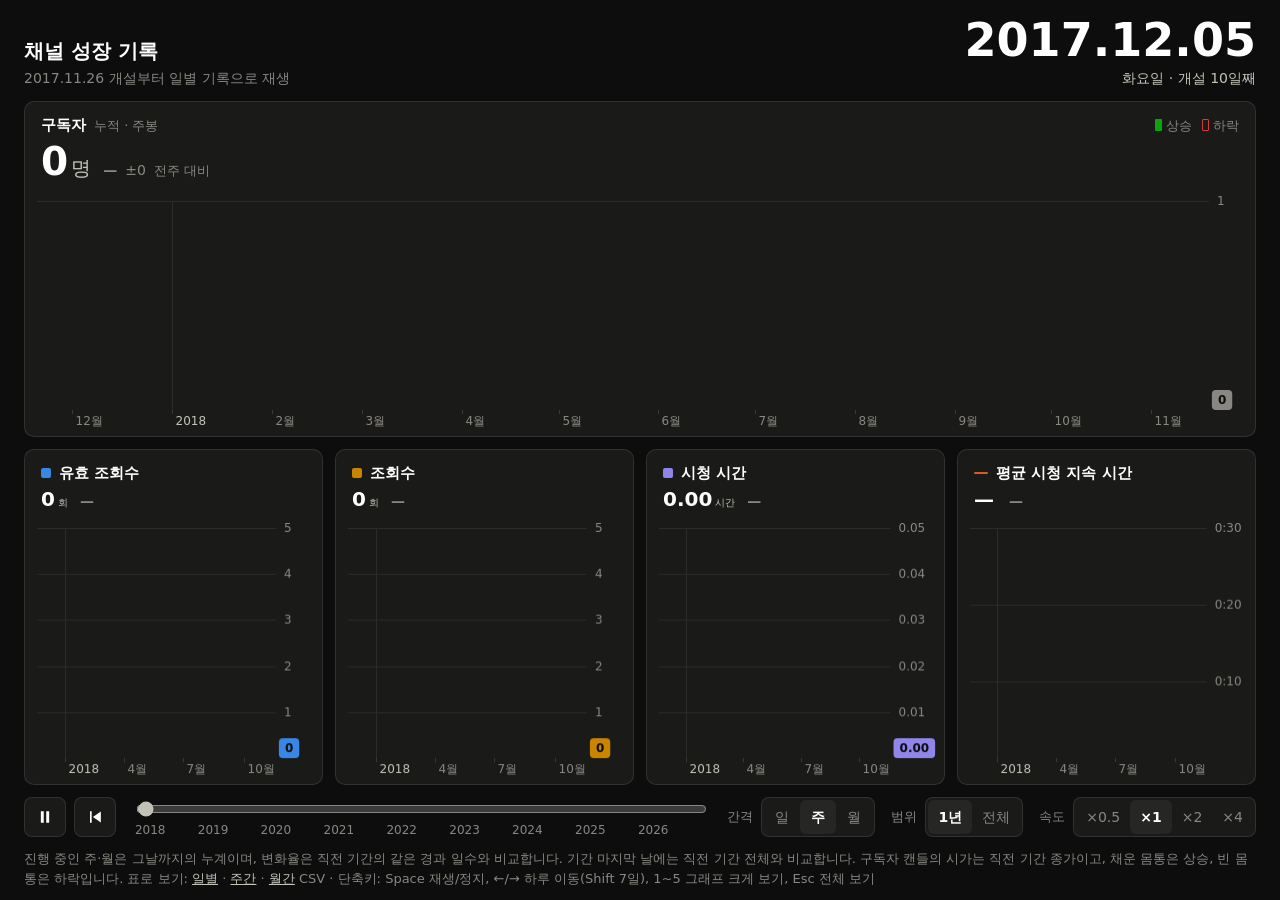
<file: index.html>
<!doctype html>
<html lang="ko">
<head>
  <meta charset="utf-8">
  <meta name="viewport" content="width=device-width, initial-scale=1">
  <title>채널 성장 기록</title>
  <meta name="description" content="2017년 11월 개설 이후 채널의 구독자, 유효 조회수, 조회수, 시청 시간, 평균 시청 지속 시간 변화를 시간 순서대로 재생하는 그래프">
  <link rel="stylesheet" href="css/style.css">
</head>
<body>
  <div class="app">
    <header class="topbar">
      <div class="brand">
        <h1>채널 성장 기록</h1>
        <p>2017.11.26 개설부터 일별 기록으로 재생</p>
      </div>
      <div class="clock">
        <div class="clock-date" id="clockDate">2017.11.26</div>
        <div class="clock-sub"><span id="clockWeekday">일요일</span> · <span id="clockDays">개설 1일째</span></div>
      </div>
    </header>

    <main class="stage" id="stage" aria-label="그래프 5개. 그래프를 누르면 크게 봅니다.">
      <div class="tooltip" id="tooltip" role="status" hidden></div>
    </main>

    <div class="controls" role="group" aria-label="재생 제어">
      <div class="transport">
        <button class="btn btn-icon" id="playBtn" type="button" aria-label="재생">
          <svg class="icon-play" viewBox="0 0 24 24" aria-hidden="true"><path d="M8 5.5v13l10.5-6.5z"/></svg>
          <svg class="icon-pause" viewBox="0 0 24 24" aria-hidden="true"><path d="M7 5h3.5v14H7zM13.5 5H17v14h-3.5z"/></svg>
        </button>
        <button class="btn btn-icon" id="restartBtn" type="button" aria-label="처음부터 재생">
          <svg viewBox="0 0 24 24" aria-hidden="true"><path d="M6 5h2v14H6zM19 5.5v13L9.5 12z"/></svg>
        </button>
      </div>
      <div class="scrub">
        <input type="range" id="scrubber" min="0" max="0" step="1" value="0" aria-label="날짜 이동">
        <div class="scrub-scale" id="scrubScale" aria-hidden="true"></div>
      </div>
      <div class="options">
        <div class="option">
          <span class="option-label" id="intervalLabel">간격</span>
          <div class="seg" role="radiogroup" aria-labelledby="intervalLabel" data-setting="interval">
            <button type="button" role="radio" data-value="day">일</button>
            <button type="button" role="radio" data-value="week">주</button>
            <button type="button" role="radio" data-value="month">월</button>
          </div>
        </div>
        <div class="option">
          <span class="option-label" id="rangeLabel">범위</span>
          <div class="seg" role="radiogroup" aria-labelledby="rangeLabel" data-setting="range">
            <button type="button" role="radio" data-value="year" title="최근 1년만 보여 주고, 재생에 따라 1년 창이 함께 이동">1년</button>
            <button type="button" role="radio" data-value="all" title="개설일부터 지금까지 한 화면에">전체</button>
          </div>
        </div>
        <div class="option">
          <span class="option-label" id="speedLabel">속도</span>
          <div class="seg" role="radiogroup" aria-labelledby="speedLabel" data-setting="speed">
            <button type="button" role="radio" data-value="15" title="초당 15일">×0.5</button>
            <button type="button" role="radio" data-value="30" title="초당 30일">×1</button>
            <button type="button" role="radio" data-value="60" title="초당 60일">×2</button>
            <button type="button" role="radio" data-value="120" title="초당 120일">×4</button>
          </div>
        </div>
      </div>
    </div>

    <p class="footnote">
      진행 중인 주·월은 그날까지의 누계이며, 변화율은 직전 기간의 같은 경과 일수와 비교합니다. 기간 마지막 날에는 직전 기간 전체와 비교합니다.
      구독자 캔들의 시가는 직전 기간 종가이고, 채운 몸통은 상승, 빈 몸통은 하락입니다.
      표로 보기: <a href="채널데이터_전체기간_병합.csv">일별</a> · <a href="채널데이터_주간집계.csv">주간</a> · <a href="채널데이터_월간집계.csv">월간</a> CSV
      <span class="shortcuts">· 단축키: Space 재생/정지, ←/→ 하루 이동(Shift 7일), 1~5 그래프 크게 보기, Esc 전체 보기</span>
    </p>
  </div>

  <template id="panelTemplate">
    <section class="panel" tabindex="0" role="button" aria-pressed="false">
      <div class="panel-head">
        <div class="panel-title">
          <span class="panel-key" aria-hidden="true"></span>
          <h2 data-ref="title"></h2>
          <span class="panel-sub" data-ref="sub"></span>
          <span class="panel-aside">
            <span class="candle-key" data-ref="legend" hidden><i class="key-up"></i>상승<i class="key-down"></i>하락</span>
            <span class="panel-hint" aria-hidden="true">눌러서 전체 보기</span>
          </span>
        </div>
        <div class="panel-figures">
          <span class="panel-value"><span data-ref="value"></span><span class="panel-unit" data-ref="unit"></span></span>
          <span class="delta" data-ref="delta">
            <span data-ref="rate"></span>
            <span class="delta-change" data-ref="change"></span>
            <span class="delta-basis" data-ref="basis"></span>
          </span>
        </div>
      </div>
      <div class="plot"><canvas aria-hidden="true"></canvas></div>
    </section>
  </template>

  <script src="js/channel-data.js"></script>
  <script src="js/model.js"></script>
  <script src="js/chart.js"></script>
  <script src="js/app.js"></script>
</body>
</html>
</file>
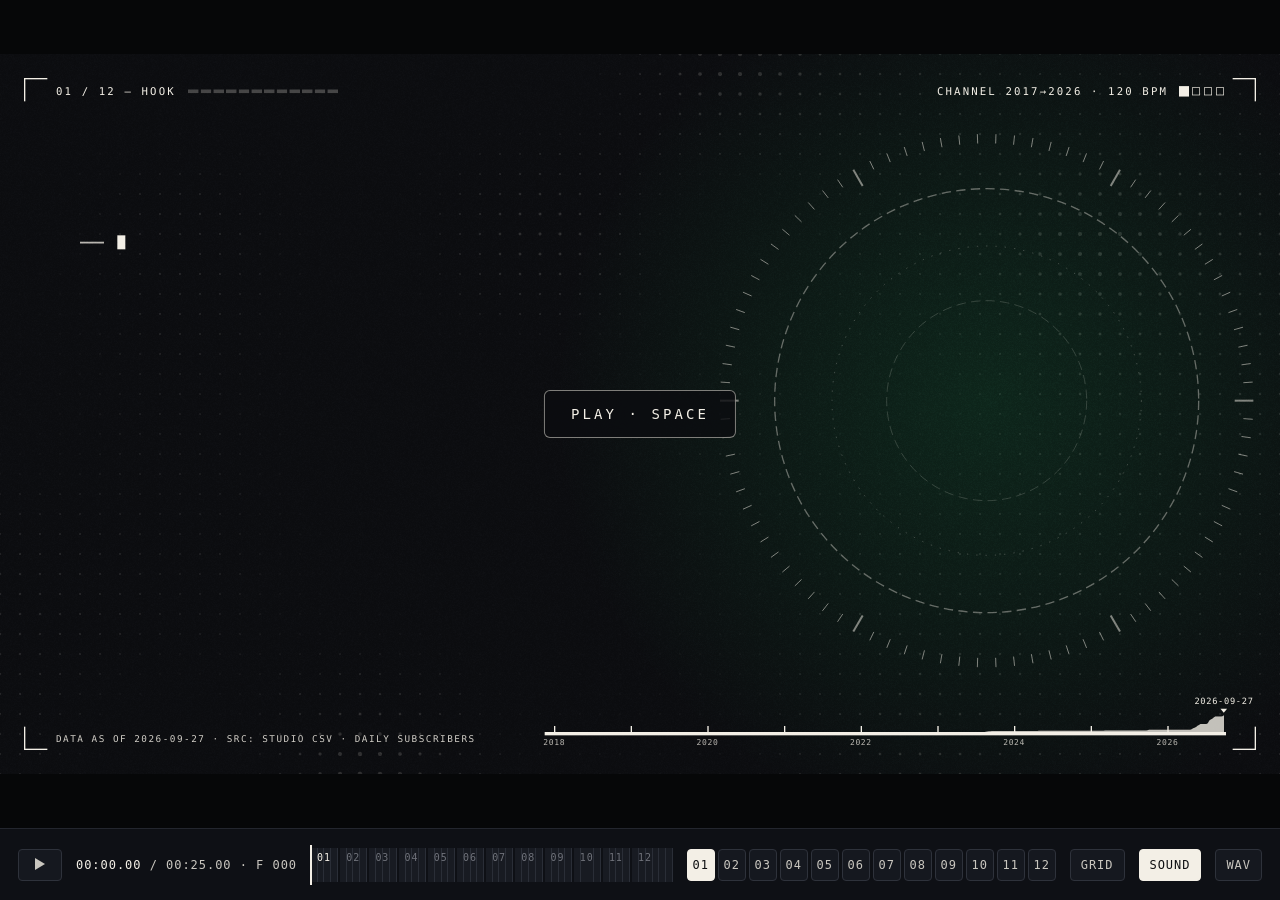
<file: youtube-growth-motion/index.html>
<!doctype html>
<html lang="ko">
<head>
  <meta charset="utf-8">
  <meta name="viewport" content="width=device-width, initial-scale=1">
  <title>채널 성장 기록 2017—2026 · Motion Graphic</title>
  <meta name="description" content="25초, 120 BPM 데이터 모션그래픽. 유튜브 채널의 2017-11-26 개설부터 2026-09-27까지 구독자·조회수·시청 시간 기록 기반.">
  <link rel="icon" href="data:,">
  <link rel="stylesheet" href="css/tokens.css">
  <link rel="stylesheet" href="css/stage.css">
  <link rel="stylesheet" href="css/hud.css">
  <link rel="stylesheet" href="css/scenes.css">
  <link rel="stylesheet" href="css/controls.css">
</head>
<body>
  <main id="viewport" aria-label="채널 성장 기록 2017—2026 모션그래픽">
    <div id="stage">
      <canvas id="field" width="1920" height="1080"></canvas>
      <div id="scenes"></div>
      <div id="transition-layer"></div>
      <div id="grain"></div>
      <div id="hud"></div>
      <div id="beatgrid" hidden></div>
    </div>
  </main>

  <div id="controls" role="toolbar" aria-label="Player controls"></div>

  <script defer src="js/core/util.js"></script>
  <script defer src="js/core/timeline.js"></script>
  <script defer src="js/data.js"></script>
  <script defer src="js/ui/components.js"></script>
  <script defer src="js/fx/textures.js"></script>
  <script defer src="js/hud.js"></script>
  <script defer src="js/scenes/01-hook.js"></script>
  <script defer src="js/scenes/02-seed.js"></script>
  <script defer src="js/scenes/03-flatline.js"></script>
  <script defer src="js/scenes/04-burst.js"></script>
  <script defer src="js/scenes/05-watch.js"></script>
  <script defer src="js/scenes/06-stack.js"></script>
  <script defer src="js/scenes/07-spike.js"></script>
  <script defer src="js/scenes/08-candles.js"></script>
  <script defer src="js/scenes/09-race.js"></script>
  <script defer src="js/scenes/10-best.js"></script>
  <script defer src="js/scenes/11-montage.js"></script>
  <script defer src="js/scenes/12-endcard.js"></script>
  <script defer src="js/transitions.js"></script>
  <script defer src="js/engine.js"></script>
  <script defer src="js/audio.js"></script>
  <script defer src="js/controls.js"></script>
  <script defer src="js/main.js"></script>
</body>
</html>
</file>
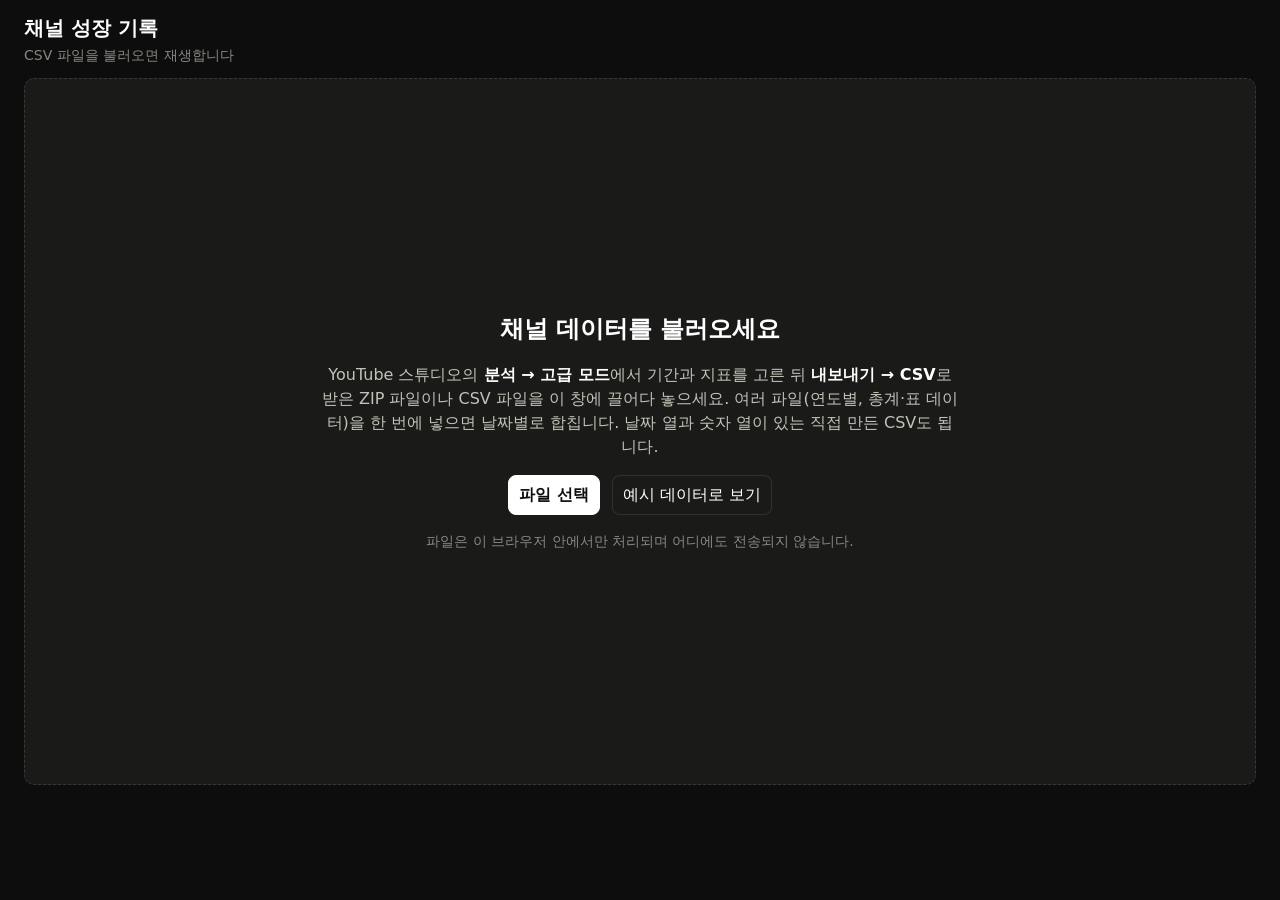
<file: youtube-growth-template/index.html>
<!doctype html>
<html lang="ko">
<head>
  <meta charset="utf-8">
  <meta name="viewport" content="width=device-width, initial-scale=1">
  <title>채널 성장 기록</title>
  <meta name="description" content="YouTube 스튜디오에서 내보낸 CSV를 넣으면 구독자, 조회수, 시청 시간 등 채널 지표의 변화를 시간 순서대로 재생하는 그래프">
  <link rel="icon" href="data:,">
  <link rel="stylesheet" href="css/style.css">
</head>
<body>
  <div class="app is-empty">
    <header class="topbar">
      <div class="brand">
        <h1 id="appTitle">채널 성장 기록</h1>
        <p><span id="appSub">CSV 파일을 불러오면 재생합니다</span>
          <button class="link-btn" id="dataBtn" type="button" hidden>데이터 설정</button></p>
      </div>
      <div class="clock" id="clock">
        <div class="clock-date" id="clockDate"></div>
        <div class="clock-sub"><span id="clockWeekday"></span> · <span id="clockDays"></span></div>
      </div>
    </header>

    <main class="stage" id="stage" aria-label="그래프. 그래프를 누르면 크게 봅니다.">
      <section class="landing" id="landing">
        <h2>채널 데이터를 불러오세요</h2>
        <p>YouTube 스튜디오의 <strong>분석 → 고급 모드</strong>에서 기간과 지표를 고른 뒤 <strong>내보내기 → CSV</strong>로 받은 ZIP 파일이나 CSV 파일을 이 창에 끌어다 놓으세요.
          여러 파일(연도별, 총계·표 데이터)을 한 번에 넣으면 날짜별로 합칩니다. 날짜 열과 숫자 열이 있는 직접 만든 CSV도 됩니다.</p>
        <div class="landing-actions">
          <button class="btn btn-primary" type="button" data-pick="replace">파일 선택</button>
          <button class="btn" type="button" id="sampleBtn">예시 데이터로 보기</button>
        </div>
        <p class="landing-note" id="landingNote">파일은 이 브라우저 안에서만 처리되며 어디에도 전송되지 않습니다.</p>
        <p class="landing-error" id="landingError" role="alert" hidden></p>
      </section>
      <div class="tooltip" id="tooltip" role="status" hidden></div>
    </main>

    <div class="controls" role="group" aria-label="재생 제어">
      <div class="transport">
        <button class="btn btn-icon" id="playBtn" type="button" aria-label="재생">
          <svg class="icon-play" viewBox="0 0 24 24" aria-hidden="true"><path d="M8 5.5v13l10.5-6.5z"/></svg>
          <svg class="icon-pause" viewBox="0 0 24 24" aria-hidden="true"><path d="M7 5h3.5v14H7zM13.5 5H17v14h-3.5z"/></svg>
        </button>
        <button class="btn btn-icon" id="restartBtn" type="button" aria-label="처음부터 재생">
          <svg viewBox="0 0 24 24" aria-hidden="true"><path d="M6 5h2v14H6zM19 5.5v13L9.5 12z"/></svg>
        </button>
      </div>
      <div class="scrub">
        <input type="range" id="scrubber" min="0" max="0" step="1" value="0" aria-label="날짜 이동">
        <div class="scrub-scale" id="scrubScale" aria-hidden="true"></div>
      </div>
      <div class="options">
        <div class="option">
          <span class="option-label" id="intervalLabel">간격</span>
          <div class="seg" role="radiogroup" aria-labelledby="intervalLabel" data-setting="interval">
            <button type="button" role="radio" data-value="day">일</button>
            <button type="button" role="radio" data-value="week">주</button>
            <button type="button" role="radio" data-value="month">월</button>
          </div>
        </div>
        <div class="option">
          <span class="option-label" id="rangeLabel">범위</span>
          <div class="seg" role="radiogroup" aria-labelledby="rangeLabel" data-setting="range">
            <button type="button" role="radio" data-value="year" title="최근 1년만 보여 주고, 재생에 따라 1년 창이 함께 이동">1년</button>
            <button type="button" role="radio" data-value="all" title="처음부터 지금까지 한 화면에">전체</button>
          </div>
        </div>
        <div class="option">
          <span class="option-label" id="speedLabel">속도</span>
          <div class="seg" role="radiogroup" aria-labelledby="speedLabel" data-setting="speed">
            <button type="button" role="radio" data-value="15" title="초당 15일">×0.5</button>
            <button type="button" role="radio" data-value="30" title="초당 30일">×1</button>
            <button type="button" role="radio" data-value="60" title="초당 60일">×2</button>
            <button type="button" role="radio" data-value="120" title="초당 120일">×4</button>
          </div>
        </div>
      </div>
    </div>

    <p class="footnote">
      캔들은 값을 날마다 누적한 시가·고가·저가·종가이며, 채운 몸통은 상승, 빈 몸통은 하락입니다. 막대는 기간 합계, 선은 기간 평균입니다.
      진행 중인 주·월의 변화율은 직전 기간의 같은 경과 일수와, 기간 마지막 날에는 직전 기간 전체와 비교합니다.
      <span class="shortcuts">· 단축키: Space 재생/정지, ←/→ 하루 이동(Shift 7일), 1~9 그래프 크게 보기, Esc 전체 보기</span>
    </p>
  </div>

  <dialog class="dialog" id="dataDialog" aria-labelledby="dataDialogTitle">
    <form method="dialog" class="dialog-body">
      <div class="dialog-head">
        <h2 id="dataDialogTitle">데이터 설정</h2>
        <button class="btn" value="close">닫기</button>
      </div>
      <label class="field">
        <span>채널 이름</span>
        <input type="text" id="channelName" maxlength="40" autocomplete="off" placeholder="비워 두면 '채널 성장 기록'">
      </label>
      <section class="dialog-section">
        <h3>불러온 파일</h3>
        <p class="muted" id="fileSummary"></p>
        <ul class="warn-list" id="warnList"></ul>
        <div class="row">
          <button type="button" class="btn" data-pick="replace">다른 파일로 바꾸기</button>
          <button type="button" class="btn" data-pick="append">파일 추가</button>
        </div>
      </section>
      <section class="dialog-section">
        <h3>그래프 <span class="muted" id="metricCount"></span></h3>
        <div class="metric-list" id="metricList"></div>
        <p class="muted small">캔들(누적)은 날마다 더한 누적값의 흐름, 막대(합계)는 기간 합계, 선(평균)은 기간 평균입니다.
          시작값은 데이터 첫날 이전까지의 누적 값입니다(예: 채널 개설일부터 내보냈다면 0).</p>
      </section>
    </form>
  </dialog>

  <div class="drop-overlay" id="dropOverlay" hidden><p>여기에 놓으면 불러옵니다</p></div>
  <div class="toast" id="toast" role="status" aria-live="polite" hidden></div>
  <input type="file" id="fileInput" accept=".csv,.zip,.tsv,.txt,text/csv,application/zip" multiple hidden>

  <template id="panelTemplate">
    <section class="panel" tabindex="0" role="button" aria-pressed="false">
      <div class="panel-head">
        <div class="panel-title">
          <span class="panel-key" aria-hidden="true"></span>
          <h2 data-ref="title"></h2>
          <span class="panel-sub" data-ref="sub"></span>
          <span class="panel-aside">
            <span class="candle-key" data-ref="legend" hidden><i class="key-up"></i>상승<i class="key-down"></i>하락</span>
            <span class="panel-hint" aria-hidden="true">눌러서 전체 보기</span>
          </span>
        </div>
        <div class="panel-figures">
          <span class="panel-value"><span data-ref="value"></span><span class="panel-unit" data-ref="unit"></span></span>
          <span class="delta" data-ref="delta">
            <span data-ref="rate"></span>
            <span class="delta-change" data-ref="change"></span>
            <span class="delta-basis" data-ref="basis"></span>
          </span>
        </div>
      </div>
      <div class="plot"><canvas aria-hidden="true"></canvas></div>
    </section>
  </template>

  <script src="config.js"></script>
  <script src="js/ingest.js"></script>
  <script src="js/model.js"></script>
  <script src="js/chart.js"></script>
  <script src="js/app.js"></script>
</body>
</html>
</file>
<file: css/style.css>
:root {
  color-scheme: dark;
  --font: "Pretendard Variable", Pretendard, -apple-system, BlinkMacSystemFont, "Apple SD Gothic Neo",
    "Malgun Gothic", "Segoe UI", system-ui, sans-serif;

  --page: #0d0d0d;
  --surface: #1a1a19;
  --surface-2: #262625;
  --ink: #ffffff;
  --ink-2: #c3c2b7;
  --muted: #898781;
  --grid: #2c2c2a;
  --axis: #383835;
  --border: rgba(255, 255, 255, 0.1);
  --hover: rgba(255, 255, 255, 0.06);

  /* 상승·하락 (캔들과 변화율) */
  --up: #0ca30c;
  --down: #d03b3b;
  --down-text: #ee6b6b;
  --flat: #898781;

  /* 지표별 색: 검증기 통과 순서 */
  --s-valid: #3987e5;
  --s-views: #c98500;
  --s-hours: #9085e9;
  --s-avg: #d95926;

  --ease: cubic-bezier(0.16, 1, 0.3, 1);
  --move: 420ms;
  --gap: 12px;
}

*,
*::before,
*::after {
  box-sizing: border-box;
}

html,
body {
  margin: 0;
}

body {
  background: var(--page);
  color: var(--ink);
  font-family: var(--font);
  font-size: 16px;
  line-height: 1.5;
  -webkit-font-smoothing: antialiased;
}

.app {
  display: grid;
  grid-template-rows: auto minmax(360px, 1fr) auto auto;
  gap: var(--gap);
  height: 100vh;
  height: 100dvh;
  max-width: 2400px;
  margin: 0 auto;
  padding: 16px 24px 12px;
}

/* ---------- 상단: 제목과 현재 날짜 ---------- */
.topbar {
  display: flex;
  align-items: flex-end;
  justify-content: space-between;
  gap: 16px;
}

.brand h1 {
  margin: 0;
  font-size: 20px;
  font-weight: 600;
  line-height: 1.25;
}

.brand p {
  margin: 4px 0 0;
  font-size: 14px;
  color: var(--muted);
}

.clock {
  text-align: right;
}

.clock-date {
  font-size: clamp(30px, 3.6vw, 52px);
  font-weight: 600;
  line-height: 1.05;
}

.clock-sub {
  margin-top: 4px;
  font-size: 14px;
  color: var(--ink-2);
}

/* ---------- 그래프 무대: 패널 위치는 app.js가 계산 ---------- */
.stage {
  position: relative;
  min-height: 0;
}

.panel {
  position: absolute;
  display: flex;
  flex-direction: column;
  overflow: hidden;
  background: var(--surface);
  border: 1px solid var(--border);
  border-radius: 10px;
  cursor: zoom-in;
  container-type: size;
  transition:
    left var(--move) var(--ease),
    top var(--move) var(--ease),
    width var(--move) var(--ease),
    height var(--move) var(--ease),
    opacity 240ms ease-out;
}

.stage.no-anim .panel {
  transition: none;
}

.panel:focus-visible {
  outline: 2px solid var(--ink-2);
  outline-offset: 2px;
}

.panel.is-focus {
  z-index: 3;
  cursor: zoom-out;
}

.panel.is-lifted {
  z-index: 2;
}

.panel.is-dim {
  opacity: 0.32;
}

.panel.is-dim:hover,
.panel.is-dim:focus-visible {
  opacity: 0.6;
}

.panel-head {
  display: grid;
  gap: 2px;
  padding: 12px 16px 4px;
}

.panel-title {
  display: flex;
  align-items: center;
  gap: 8px;
  min-width: 0;
}

.panel-title h2 {
  margin: 0;
  font-size: 15px;
  font-weight: 600;
  white-space: nowrap;
}

.panel-key {
  flex: none;
  width: 10px;
  height: 10px;
  border-radius: 2px;
  background: var(--key);
}

.panel[data-kind="line"] .panel-key {
  width: 14px;
  height: 2px;
  border-radius: 1px;
}

.panel[data-kind="candle"] .panel-key {
  display: none;
}

.panel-sub {
  min-width: 0;
  overflow: hidden;
  font-size: 13px;
  color: var(--muted);
  white-space: nowrap;
  text-overflow: ellipsis;
}

.panel-aside {
  display: inline-flex;
  align-items: center;
  gap: 16px;
  margin-left: auto;
}

.candle-key {
  display: inline-flex;
  align-items: center;
  gap: 4px;
  font-size: 13px;
  color: var(--muted);
  white-space: nowrap;
}

.candle-key[hidden] {
  display: none;
}

.candle-key i {
  display: inline-block;
  width: 7px;
  height: 12px;
  margin-left: 6px;
  border-radius: 1px;
}

.key-up {
  background: var(--up);
}

.key-down {
  border: 1.5px solid var(--down);
}

.panel-hint {
  display: none;
  font-size: 13px;
  color: var(--muted);
  white-space: nowrap;
}

.panel.is-focus .panel-hint {
  display: inline;
}

.panel-figures {
  display: flex;
  flex-wrap: wrap;
  align-items: baseline;
  column-gap: 12px;
}

.panel-value {
  font-size: clamp(20px, 2.2cqw + 12px, 40px);
  font-weight: 600;
  line-height: 1.2;
  white-space: nowrap;
}

.panel-unit {
  margin-left: 3px;
  font-size: 0.5em;
  font-weight: 500;
  color: var(--ink-2);
}

.delta {
  display: inline-flex;
  align-items: baseline;
  gap: 8px;
  font-size: 14px;
  font-weight: 600;
  white-space: nowrap;
}

.delta.is-up {
  color: var(--up);
}

.delta.is-down {
  color: var(--down-text);
}

.delta.is-flat,
.delta.is-none {
  color: var(--muted);
}

.delta-change {
  font-weight: 500;
}

.delta-basis {
  font-size: 13px;
  font-weight: 400;
  color: var(--muted);
}

.plot {
  position: relative;
  flex: 1;
  min-height: 0;
}

.plot canvas {
  position: absolute;
  inset: 0;
  display: block;
  width: 100%;
  height: 100%;
}

/* 작은 패널(포커스 모드의 하단 줄, 휴대폰): 제목·값·변화율만 */
@container (max-height: 200px) {
  .panel-head {
    padding: 8px 10px 2px;
    gap: 0;
  }

  .panel-title h2 {
    font-size: 13px;
  }

  .panel-sub,
  .candle-key,
  .delta-change,
  .delta-basis {
    display: none;
  }

  .panel-value {
    font-size: 18px;
  }

  .delta {
    font-size: 13px;
  }
}

@container (max-width: 300px) {
  .panel-sub,
  .candle-key,
  .delta-basis {
    display: none;
  }
}

@container (max-width: 180px) {
  .delta-change {
    display: none;
  }

  .panel-title h2 {
    overflow: hidden;
    text-overflow: ellipsis;
  }
}

/* ---------- 툴팁 ---------- */
.tooltip {
  position: absolute;
  top: 0;
  left: 0;
  z-index: 10;
  min-width: 240px;
  padding: 10px 12px;
  background: var(--surface-2);
  border: 1px solid var(--border);
  border-radius: 8px;
  box-shadow: 0 8px 24px rgba(0, 0, 0, 0.35);
  font-size: 13px;
  line-height: 1.4;
  pointer-events: none;
}

.tooltip[hidden] {
  display: none;
}

.tt-title {
  display: flex;
  justify-content: space-between;
  gap: 16px;
  margin-bottom: 6px;
  font-weight: 600;
}

.tt-basis {
  font-weight: 400;
  color: var(--muted);
}

.tt-grid {
  display: grid;
  grid-template-columns: 12px 1fr auto auto;
  align-items: center;
  gap: 4px 10px;
}

.tt-row {
  display: contents;
}

.tt-key {
  width: 12px;
  height: 2px;
  border-radius: 1px;
  background: var(--key);
}

.tt-label {
  color: var(--ink-2);
}

.tt-value {
  font-weight: 600;
  text-align: right;
  font-variant-numeric: tabular-nums;
}

.tt-rate {
  text-align: right;
  white-space: nowrap;
  font-variant-numeric: tabular-nums;
}

.tt-rate.is-up {
  color: var(--up);
}

.tt-rate.is-down {
  color: var(--down-text);
}

.tt-rate.is-flat,
.tt-rate.is-none {
  color: var(--muted);
}

.tt-note {
  grid-column: 2 / -1;
  color: var(--muted);
  font-size: 12px;
}

/* ---------- 하단: 재생 제어 ---------- */
.controls {
  display: flex;
  flex-wrap: wrap;
  align-items: center;
  gap: 12px 20px;
}

.transport {
  display: flex;
  gap: 8px;
}

.btn {
  display: inline-flex;
  align-items: center;
  justify-content: center;
  height: 40px;
  min-width: 40px;
  padding: 0 10px;
  border: 1px solid var(--border);
  border-radius: 8px;
  background: var(--surface);
  color: var(--ink);
  font: inherit;
  cursor: pointer;
  transition: background-color 150ms ease-out;
}

.btn:hover {
  background: var(--surface-2);
}

.btn:focus-visible,
.seg button:focus-visible,
.scrub input:focus-visible {
  outline: 2px solid var(--ink-2);
  outline-offset: 2px;
}

.btn svg {
  width: 20px;
  height: 20px;
  fill: currentColor;
}

.btn .icon-pause,
.btn.is-playing .icon-play {
  display: none;
}

.btn.is-playing .icon-pause {
  display: block;
}

.scrub {
  position: relative;
  flex: 1 1 320px;
  min-width: 0;
}

.scrub input {
  display: block;
  width: 100%;
  height: 24px;
  margin: 0;
  accent-color: var(--ink-2);
  cursor: pointer;
}

.scrub-scale {
  position: relative;
  height: 16px;
  margin: 0 8px;
  font-size: 12px;
  color: var(--muted);
}

.scrub-scale span {
  position: absolute;
  transform: translateX(-50%);
}

.options {
  display: flex;
  flex-wrap: wrap;
  gap: 8px 16px;
}

.option {
  display: flex;
  align-items: center;
  gap: 8px;
}

.option-label {
  font-size: 13px;
  color: var(--muted);
}

.seg {
  display: inline-flex;
  padding: 2px;
  background: var(--surface);
  border: 1px solid var(--border);
  border-radius: 8px;
}

.seg button {
  height: 34px;
  min-width: 36px;
  padding: 0 10px;
  border: 0;
  border-radius: 6px;
  background: transparent;
  color: var(--muted);
  font: inherit;
  font-size: 14px;
  cursor: pointer;
  transition: background-color 150ms ease-out, color 150ms ease-out;
}

.seg button:hover {
  color: var(--ink);
}

.seg button[aria-checked="true"] {
  background: var(--surface-2);
  color: var(--ink);
  font-weight: 600;
}

.footnote {
  margin: 0;
  font-size: 13px;
  line-height: 1.5;
  color: var(--muted);
}

.footnote a {
  color: var(--ink-2);
}

@media (max-width: 760px) {
  :root {
    --gap: 8px;
  }

  .app {
    padding: 12px 12px 10px;
  }

  .brand h1 {
    font-size: 17px;
  }

  .brand p,
  .scrub-scale,
  .shortcuts,
  .option-label {
    display: none;
  }

  .clock-date {
    font-size: 26px;
  }

  .clock-sub {
    font-size: 13px;
  }

  .controls {
    column-gap: 12px;
  }

  .scrub {
    flex: 1 1 0;
  }

  .options {
    width: 100%;
    justify-content: space-between;
  }
}

@media (max-height: 640px) {
  .app {
    height: auto;
    min-height: 100dvh;
    grid-template-rows: auto 520px auto auto;
  }
}

@media (prefers-reduced-motion: reduce) {
  :root {
    --move: 1ms;
  }
}
</file>
<file: youtube-growth-motion/css/tokens.css>
/* Design tokens: palette, type stacks. Fonts resolve from the local system only (no network). */

@font-face {
  font-family: 'SX Display';
  src: local('Pretendard Black'), local('Pretendard-Black'), local('Pretendard Variable Black');
  font-weight: 900;
  font-style: normal;
}
@font-face {
  font-family: 'SX Display';
  src: local('Pretendard Bold'), local('Pretendard-Bold');
  font-weight: 700;
  font-style: normal;
}
@font-face {
  font-family: 'SX Mono';
  src: local('JetBrains Mono'), local('JetBrainsMono-Regular');
  font-weight: 400;
  font-style: normal;
}
@font-face {
  font-family: 'SX Mono';
  src: local('JetBrains Mono Bold'), local('JetBrainsMono-Bold');
  font-weight: 700;
  font-style: normal;
}

:root {
  --night: #0C0D10;
  --red: #FF3B2F;
  --green: #1CD66C;
  --paper: #F3EFE6;
  --yellow: #FFD43B;
  --ink: #0E0F12;

  --f-display: 'SX Display', 'Pretendard Variable', 'Noto Sans KR', 'Apple SD Gothic Neo',
    'Malgun Gothic', system-ui, sans-serif;
  --f-mono: 'SX Mono', 'JetBrains Mono', 'Cascadia Mono', 'SF Mono', Menlo, Consolas, monospace;

  --ctrl-h: 72px;
}
</file>
<file: youtube-growth-motion/css/stage.css>
/* Viewport, fixed 1920×1080 stage and global layers */

html,
body {
  margin: 0;
  height: 100%;
  background: #060708;
  color: var(--paper);
  overflow: hidden;
}

#viewport {
  position: fixed;
  inset: 0 0 var(--ctrl-h) 0;
  overflow: hidden;
}

#stage {
  position: absolute;
  left: 0;
  top: 0;
  width: 1920px;
  height: 1080px;
  transform-origin: 0 0;
  overflow: hidden;
  background: var(--night);
  font-variant-numeric: tabular-nums;
  -webkit-font-smoothing: antialiased;
  text-rendering: geometricPrecision;
}

#field,
#scenes,
#transition-layer,
#grain,
#hud,
#beatgrid {
  position: absolute;
  inset: 0;
  width: 1920px;
  height: 1080px;
}

#transition-layer,
#grain,
#hud,
#beatgrid {
  pointer-events: none;
}

#field { z-index: 0; }
#scenes { z-index: 1; }
#transition-layer { z-index: 2; }
#grain { z-index: 3; }
#hud { z-index: 5; }
#beatgrid { z-index: 6; }

#grain {
  opacity: 0.11;
  mix-blend-mode: soft-light;
  background-size: 256px 256px;
}

/* Capture mode: stage pinned at 1:1, no chrome */
body.capture {
  background: var(--night);
}
body.capture #viewport {
  inset: 0;
}
body.capture #controls,
body.capture #bigplay {
  display: none !important;
}

/* Beat grid overlay (toggle) */
#beatgrid {
  color: var(--yellow);
  font-family: var(--f-mono);
}
#beatgrid .bg-col {
  position: absolute;
  top: 0;
  bottom: 0;
  width: 1px;
  background: currentColor;
  opacity: 0.22;
}
#beatgrid .bg-safe {
  position: absolute;
  left: 96px;
  top: 54px;
  right: 96px;
  bottom: 54px;
  border: 1px dashed currentColor;
  opacity: 0.35;
}
#beatgrid .bg-flash {
  position: absolute;
  left: 0;
  right: 0;
  top: 0;
  height: 10px;
  background: currentColor;
}
#beatgrid .bg-read {
  position: absolute;
  left: 50%;
  top: 110px;
  transform: translateX(-50%);
  padding: 10px 16px;
  font-size: 22px;
  letter-spacing: 0.12em;
  color: var(--ink);
  background: var(--yellow);
  white-space: pre;
}
#beatgrid .bg-cells {
  position: absolute;
  left: 50%;
  top: 170px;
  transform: translateX(-50%);
  display: flex;
  gap: 8px;
}
#beatgrid .bg-cells i {
  width: 40px;
  height: 12px;
  border: 2px solid var(--yellow);
}
#beatgrid .bg-cells i.on {
  background: var(--yellow);
}
</file>
<file: youtube-growth-motion/css/hud.css>
/* Persistent HUD: crop marks, scene id + 12-part progress, beat cells, date ruler with
   the cumulative-subscriber sparkline, data source line */

#hud {
  color: var(--hud-fg, var(--paper));
  font-family: var(--f-mono);
  font-size: 16px;
  letter-spacing: 0.2em;
  text-transform: uppercase;
  z-index: 5;
}

.crop {
  position: absolute;
  width: 28px;
  height: 28px;
  border-color: currentColor;
  border-style: solid;
  border-width: 0;
}
.crop.tl { left: 36px; top: 36px; border-left-width: 2px; border-top-width: 2px; }
.crop.tr { right: 36px; top: 36px; border-right-width: 2px; border-top-width: 2px; }
.crop.bl { left: 36px; bottom: 36px; border-left-width: 2px; border-bottom-width: 2px; }
.crop.br { right: 36px; bottom: 36px; border-right-width: 2px; border-bottom-width: 2px; }

.hud-tl {
  position: absolute;
  left: 84px;
  top: 46px;
  display: flex;
  align-items: center;
  gap: 18px;
  white-space: nowrap;
}
.hud-prog {
  display: flex;
  gap: 3px;
}
.hud-prog i {
  position: relative;
  display: block;
  width: 16px;
  height: 6px;
  overflow: hidden;
}
.hud-prog i::before {
  content: '';
  position: absolute;
  inset: 0;
  background: currentColor;
  opacity: 0.25;
}
.hud-prog i b {
  position: absolute;
  left: 0;
  top: 0;
  bottom: 0;
  width: 0;
  background: currentColor;
}

.hud-tr {
  position: absolute;
  right: 84px;
  top: 46px;
  display: flex;
  align-items: center;
  gap: 18px;
  white-space: nowrap;
}
.hud-beats {
  display: flex;
  gap: 6px;
}
.hud-beats i {
  display: block;
  width: 12px;
  height: 12px;
  border: 1.5px solid currentColor;
  box-sizing: border-box;
}
.hud-beats i.on {
  background: currentColor;
}

.hud-src {
  position: absolute;
  left: 84px;
  bottom: 44px;
  font-size: 14px;
  letter-spacing: 0.16em;
  white-space: nowrap;
  opacity: 0.85;
}

.hud-ruler {
  position: absolute;
  left: 820px;
  width: 1016px;
  bottom: 46px;
  height: 64px;
}
.hud-ruler svg {
  position: absolute;
  left: 0;
  bottom: 14px;
  overflow: visible;
}
.hud-ruler .base {
  position: absolute;
  left: 0;
  right: 0;
  bottom: 14px;
  height: 1px;
  background: currentColor;
  opacity: 0.45;
}
.hud-ruler .tick {
  position: absolute;
  bottom: 14px;
  width: 1px;
  height: 8px;
  background: currentColor;
  opacity: 0.6;
}
.hud-ruler .tick.lit {
  opacity: 1;
  width: 2px;
  height: 12px;
}
.hud-ruler .lbl {
  position: absolute;
  bottom: -6px;
  font-size: 12px;
  letter-spacing: 0.08em;
  transform: translateX(-50%);
  opacity: 0.75;
}
.hud-ruler .hl {
  position: absolute;
  bottom: 12px;
  height: 5px;
  background: currentColor;
}
.hud-ruler .mark {
  position: absolute;
  bottom: 46px;
  transform: translateX(-50%);
  font-size: 13px;
  letter-spacing: 0.08em;
  white-space: nowrap;
}
.hud-ruler .mark::after {
  content: '';
  display: block;
  width: 0;
  height: 0;
  margin: 3px auto 0;
  border-left: 5px solid transparent;
  border-right: 5px solid transparent;
  border-top: 6px solid currentColor;
}
</file>
<file: youtube-growth-motion/css/scenes.css>
/* Scene roots, shared motion components and per-scene details */

.scene {
  position: absolute;
  inset: 0;
  overflow: hidden;
  color: var(--fg);
}
.scene.bg-dark   { --fg: var(--paper); --bg: var(--night);  --accent: var(--green);  background: transparent; }
.scene.bg-red    { --fg: var(--ink);   --bg: var(--red);    --accent: var(--paper);  background: var(--red); }
.scene.bg-green  { --fg: var(--ink);   --bg: var(--green);  --accent: var(--paper);  background: var(--green); }
.scene.bg-paper  { --fg: var(--ink);   --bg: var(--paper);  --accent: var(--red);    background: var(--paper); }
.scene.bg-yellow { --fg: var(--ink);   --bg: var(--yellow); --accent: var(--red);    background: var(--yellow); }

.cam {
  position: absolute;
  inset: 0;
  transform-origin: 960px 540px;
}
.cam > *,
.world > *,
.abs {
  position: absolute;
}
.full {
  left: 0;
  top: 0;
  width: 1920px;
  height: 1080px;
  overflow: visible;
}

/* ---------- textures ---------- */

.blueprint {
  inset: -200px;
  background-image:
    linear-gradient(rgba(14, 15, 18, 0.07) 1px, transparent 1px),
    linear-gradient(90deg, rgba(14, 15, 18, 0.07) 1px, transparent 1px),
    linear-gradient(rgba(14, 15, 18, 0.12) 1px, transparent 1px),
    linear-gradient(90deg, rgba(14, 15, 18, 0.12) 1px, transparent 1px);
  background-size: 40px 40px, 40px 40px, 200px 200px, 200px 200px;
}

.halftone {
  inset: -120px;
  background-image: radial-gradient(circle, rgba(14, 15, 18, 0.2) 1.6px, transparent 2.2px);
  background-size: 24px 24px;
}

.glow {
  width: 1400px;
  height: 1400px;
  margin: -700px 0 0 -700px;
  border-radius: 50%;
  pointer-events: none;
}

/* ---------- type ---------- */

.headline {
  font-family: var(--f-display);
  font-weight: 900;
  line-height: 1.08;
  letter-spacing: -0.035em;
  white-space: nowrap;
}
.hl-line {
  display: block;
}
.headline .ch {
  display: inline-block;
  white-space: pre;
}

.caption {
  display: flex;
  align-items: center;
  font-family: var(--f-mono);
  font-size: 20px;
  letter-spacing: 0.2em;
  text-transform: uppercase;
  white-space: pre;
}
.caption::before {
  content: '';
  width: 36px;
  height: 2px;
  margin-right: 16px;
  background: currentColor;
}
.cap-cur {
  display: inline-block;
  width: 0.62em;
  height: 1.05em;
  margin-left: 4px;
  background: currentColor;
}

.mono {
  font-family: var(--f-mono);
  font-size: 18px;
  letter-spacing: 0.16em;
  text-transform: uppercase;
  white-space: nowrap;
}

.counter {
  font-family: var(--f-display);
  font-weight: 900;
  line-height: 1;
  letter-spacing: -0.02em;
  white-space: nowrap;
  font-variant-numeric: tabular-nums;
}
.counter span {
  display: inline-block;
  white-space: pre;
}
.counter .d {
  width: 0.6em;
  text-align: center;
}
.counter .p {
  width: 0.26em;
  text-align: center;
}
.digits span {
  display: inline-block;
  white-space: pre;
}
.digits .d {
  width: 0.6em;
  text-align: center;
}
.digits .p {
  width: 0.26em;
  text-align: center;
}

.chip {
  padding: 10px 16px 9px;
  border: 2px solid currentColor;
  font-family: var(--f-mono);
  font-size: 18px;
  letter-spacing: 0.14em;
  text-transform: uppercase;
  white-space: nowrap;
  transform-origin: 0 50%;
}
.chip b {
  font-family: var(--f-display);
  font-weight: 900;
  letter-spacing: -0.01em;
  font-size: 1.35em;
  margin-left: 10px;
}
.chip.solid {
  background: var(--fg);
  color: var(--bg);
  border-color: var(--fg);
}
.chip.up {
  background: var(--green);
  color: var(--ink);
  border-color: var(--green);
}

/* ---------- stamp ---------- */

.stamp {
  position: absolute;
  color: var(--stamp-color, var(--ink));
  transform-origin: 50% 50%;
}
.stamp-in {
  padding: 14px 26px 12px;
  border: 5px solid currentColor;
  outline: 2px solid currentColor;
  outline-offset: 5px;
  text-align: center;
  -webkit-mask-image: var(--stamp-mask);
  mask-image: var(--stamp-mask);
  -webkit-mask-size: 220px 220px;
  mask-size: 220px 220px;
}
.stamp-main {
  font-family: var(--f-display);
  font-weight: 900;
  font-size: 60px;
  line-height: 1;
  letter-spacing: 0.02em;
  white-space: nowrap;
}
.stamp-sub {
  margin-top: 8px;
  font-family: var(--f-mono);
  font-size: 16px;
  letter-spacing: 0.22em;
  white-space: nowrap;
}

/* ---------- 01 hook ---------- */

.hook-ghost {
  position: absolute;
  left: 0;
  top: 0;
}

/* ---------- 03 flatline ---------- */

.scan-lbl {
  font-family: var(--f-mono);
  font-size: 18px;
  letter-spacing: 0.14em;
  white-space: nowrap;
}

/* ---------- 08 candles ---------- */

.ticker {
  display: flex;
  flex-direction: column;
  align-items: flex-start;
  gap: 6px;
  transform-origin: 0 50%;
}
.ticker .tk-v {
  padding: 8px 14px 9px;
  background: var(--green);
  color: var(--ink);
  font-family: var(--f-display);
  font-weight: 900;
  font-size: 54px;
  line-height: 1;
  letter-spacing: -0.01em;
  font-variant-numeric: tabular-nums;
}
.ticker .tk-r {
  font-family: var(--f-mono);
  font-size: 22px;
  letter-spacing: 0.1em;
  color: var(--green);
  white-space: nowrap;
}

/* ---------- 10 cards ---------- */

.deck {
  left: 0;
  top: 0;
  width: 1920px;
  height: 1080px;
  perspective: 1600px;
}
.card {
  position: absolute;
  width: 420px;
  height: 560px;
  margin: -280px 0 0 -210px;
  box-sizing: border-box;
  padding: 28px 30px;
  background: var(--paper);
  color: var(--ink);
  border: 3px solid var(--ink);
  transform-origin: 50% 100%;
}
.card .cd-top {
  display: flex;
  justify-content: space-between;
  font-family: var(--f-mono);
  font-size: 18px;
  letter-spacing: 0.16em;
}
.card .cd-date {
  margin-top: 26px;
  font-family: var(--f-display);
  font-weight: 900;
  font-size: 50px;
  line-height: 1;
  letter-spacing: -0.01em;
}
.card .cd-big {
  margin-top: 20px;
  font-family: var(--f-display);
  font-weight: 900;
  font-size: 176px;
  line-height: 1;
  letter-spacing: -0.04em;
  color: var(--ink);
}
.card .cd-big .cd-up {
  color: #0A9A48;
}
.card .cd-sub {
  margin-top: 16px;
  font-family: var(--f-mono);
  font-size: 18px;
  letter-spacing: 0.14em;
}
.card .cd-bar {
  position: absolute;
  left: 30px;
  right: 30px;
  bottom: 26px;
  height: 46px;
}

/* ---------- 11 montage ---------- */

.cut {
  position: absolute;
  inset: 0;
  color: var(--fg);
}
.cut > * {
  position: absolute;
}
.cut.bg-dark   { --fg: var(--paper); background: var(--night); }
.cut.bg-red    { --fg: var(--ink);   background: var(--red); }
.cut.bg-green  { --fg: var(--ink);   background: var(--green); }
.cut.bg-paper  { --fg: var(--ink);   background: var(--paper); }
.cut.bg-yellow { --fg: var(--ink);   background: var(--yellow); }
.cut-label {
  left: 0;
  width: 1920px;
  text-align: center;
  font-size: 26px;
  letter-spacing: 0.24em;
}
.cut-idx {
  left: 120px;
  top: 172px;
  font-size: 18px;
}
.segbar {
  display: flex;
  gap: 2px;
  height: 26px;
}
.segbar i {
  display: block;
  height: 100%;
}
.seglabels {
  display: flex;
  justify-content: space-between;
  font-size: 16px;
  letter-spacing: 0.16em;
}

/* ---------- 12 end card ---------- */

.subcopy {
  font-family: var(--f-display);
  font-weight: 700;
  font-size: 34px;
  line-height: 1.2;
  letter-spacing: -0.01em;
  white-space: nowrap;
}
.title {
  font-family: var(--f-display);
  font-weight: 900;
  line-height: 1;
  letter-spacing: -0.02em;
  white-space: nowrap;
}
</file>
<file: youtube-growth-motion/css/controls.css>
/* Player chrome (outside the stage, hidden in capture mode) */

#controls {
  position: fixed;
  left: 0;
  right: 0;
  bottom: 0;
  height: var(--ctrl-h);
  display: flex;
  align-items: center;
  gap: 14px;
  padding: 0 18px;
  box-sizing: border-box;
  background: #0E1015;
  border-top: 1px solid #23262E;
  color: #C9C6BF;
  font: 12px/1 var(--f-mono);
  letter-spacing: 0.08em;
  user-select: none;
}

#controls button {
  height: 32px;
  min-width: 32px;
  padding: 0 10px;
  border: 1px solid #2E323B;
  border-radius: 4px;
  background: #15181F;
  color: inherit;
  font: inherit;
  letter-spacing: inherit;
  cursor: pointer;
  transition: background-color 120ms ease-out, border-color 120ms ease-out;
}
#controls button:hover {
  background: #1D212A;
  border-color: #3B404B;
}
#controls button:focus-visible {
  outline: 2px solid var(--yellow);
  outline-offset: 1px;
}
#controls button[aria-pressed='true'] {
  background: var(--paper);
  border-color: var(--paper);
  color: var(--ink);
}
#controls .play {
  width: 44px;
  font-size: 14px;
}

.c-time {
  min-width: 190px;
  white-space: nowrap;
  font-variant-numeric: tabular-nums;
}
.c-time b {
  color: var(--paper);
  font-weight: 400;
}

.c-scrub {
  position: relative;
  flex: 1;
  height: 34px;
  cursor: pointer;
  touch-action: none;
}
.c-segs {
  position: absolute;
  inset: 0;
  display: flex;
  gap: 2px;
}
.c-seg {
  position: relative;
  height: 100%;
  background: #181B22;
  background-image: repeating-linear-gradient(90deg, transparent 0 calc(var(--bw) - 1px), #2A2E37 calc(var(--bw) - 1px) var(--bw));
  overflow: hidden;
}
.c-seg span {
  position: absolute;
  left: 6px;
  top: 5px;
  font-size: 10px;
  color: #6F727A;
  pointer-events: none;
}
.c-seg.on span {
  color: var(--paper);
}
.c-fill {
  position: absolute;
  left: 0;
  top: auto;
  bottom: 0;
  height: 3px;
  background: var(--green);
  pointer-events: none;
}
.c-head {
  position: absolute;
  top: -3px;
  bottom: -3px;
  width: 2px;
  margin-left: -1px;
  background: var(--paper);
  pointer-events: none;
}

.c-scenes {
  display: flex;
  gap: 3px;
}
#controls .c-scenes button {
  min-width: 28px;
  padding: 0 4px;
}

@media (max-width: 1100px) {
  .c-scenes {
    display: none;
  }
}
@media (max-width: 640px) {
  #controls {
    gap: 10px;
    padding: 0 12px;
  }
  .c-time {
    min-width: 0;
    font-size: 11px;
  }
  .c-time .c-frame {
    display: none;
  }
  #controls .c-opt {
    display: none; /* grid (G) and WAV stay available on wider screens and the keyboard */
  }
}

#bigplay {
  position: fixed;
  left: 50%;
  top: calc((100% - var(--ctrl-h)) / 2);
  transform: translate(-50%, -50%);
  padding: 16px 26px;
  border: 1px solid rgba(243, 239, 230, 0.5);
  border-radius: 6px;
  background: rgba(12, 13, 16, 0.82);
  color: var(--paper);
  font: 14px/1 var(--f-mono);
  letter-spacing: 0.22em;
  white-space: nowrap;
  cursor: pointer;
}
#bigplay:hover {
  background: rgba(12, 13, 16, 0.95);
}
#bigplay[hidden] {
  display: none;
}
</file>
<file: youtube-growth-template/css/style.css>
:root {
  color-scheme: dark;
  --font: "Pretendard Variable", Pretendard, -apple-system, BlinkMacSystemFont, "Apple SD Gothic Neo",
    "Malgun Gothic", "Segoe UI", system-ui, sans-serif;

  --page: #0d0d0d;
  --surface: #1a1a19;
  --surface-2: #262625;
  --ink: #ffffff;
  --ink-2: #c3c2b7;
  --muted: #898781;
  --grid: #2c2c2a;
  --axis: #383835;
  --border: rgba(255, 255, 255, 0.1);
  --hover: rgba(255, 255, 255, 0.06);

  /* 상승·하락 (캔들과 변화율) */
  --up: #0ca30c;
  --down: #d03b3b;
  --down-text: #ee6b6b;
  --flat: #898781;

  /* 막대·선 지표 색: 지표 순서대로 (색각 검증기 통과 순서). 6번째부터는 중립색 */
  --s-1: #3987e5;
  --s-2: #c98500;
  --s-3: #9085e9;
  --s-4: #d95926;
  --s-5: #199e70;
  --s-other: #a8a79e;

  --ease: cubic-bezier(0.16, 1, 0.3, 1);
  --move: 420ms;
  --gap: 12px;
}

*,
*::before,
*::after {
  box-sizing: border-box;
}

html,
body {
  margin: 0;
}

body {
  background: var(--page);
  color: var(--ink);
  font-family: var(--font);
  font-size: 16px;
  line-height: 1.5;
  -webkit-font-smoothing: antialiased;
}

.app {
  display: grid;
  grid-template-rows: auto minmax(360px, 1fr) auto auto;
  gap: var(--gap);
  height: 100vh;
  height: 100dvh;
  max-width: 2400px;
  margin: 0 auto;
  padding: 16px 24px 12px;
}

/* ---------- 상단: 제목과 현재 날짜 ---------- */
.topbar {
  display: flex;
  align-items: flex-end;
  justify-content: space-between;
  gap: 16px;
}

.brand h1 {
  margin: 0;
  font-size: 20px;
  font-weight: 600;
  line-height: 1.25;
  word-break: keep-all;
}

.brand p {
  margin: 4px 0 0;
  font-size: 14px;
  color: var(--muted);
}

.clock {
  text-align: right;
}

.clock-date {
  font-size: clamp(30px, 3.6vw, 52px);
  font-weight: 600;
  line-height: 1.05;
}

.clock-sub {
  margin-top: 4px;
  font-size: 14px;
  color: var(--ink-2);
}

/* ---------- 그래프 무대: 패널 위치는 app.js가 계산 ---------- */
.stage {
  position: relative;
  min-height: 0;
}

.panel {
  position: absolute;
  display: flex;
  flex-direction: column;
  overflow: hidden;
  background: var(--surface);
  border: 1px solid var(--border);
  border-radius: 10px;
  cursor: zoom-in;
  container-type: size;
  transition:
    left var(--move) var(--ease),
    top var(--move) var(--ease),
    width var(--move) var(--ease),
    height var(--move) var(--ease),
    opacity 240ms ease-out;
}

.stage.no-anim .panel {
  transition: none;
}

.panel:focus-visible {
  outline: 2px solid var(--ink-2);
  outline-offset: 2px;
}

.panel.is-focus {
  z-index: 3;
  cursor: zoom-out;
}

.panel.is-lifted {
  z-index: 2;
}

.panel.is-dim {
  opacity: 0.32;
}

.panel.is-dim:hover,
.panel.is-dim:focus-visible {
  opacity: 0.6;
}

.panel-head {
  display: grid;
  gap: 2px;
  padding: 12px 16px 4px;
}

.panel-title {
  display: flex;
  align-items: center;
  gap: 8px;
  min-width: 0;
}

.panel-title h2 {
  margin: 0;
  font-size: 15px;
  font-weight: 600;
  white-space: nowrap;
}

.panel-key {
  flex: none;
  width: 10px;
  height: 10px;
  border-radius: 2px;
  background: var(--key);
}

.panel[data-kind="line"] .panel-key {
  width: 14px;
  height: 2px;
  border-radius: 1px;
}

.panel[data-kind="candle"] .panel-key {
  display: none;
}

.panel-sub {
  min-width: 0;
  overflow: hidden;
  font-size: 13px;
  color: var(--muted);
  white-space: nowrap;
  text-overflow: ellipsis;
}

.panel-aside {
  display: inline-flex;
  align-items: center;
  gap: 16px;
  margin-left: auto;
}

.candle-key {
  display: inline-flex;
  align-items: center;
  gap: 4px;
  font-size: 13px;
  color: var(--muted);
  white-space: nowrap;
}

.candle-key[hidden] {
  display: none;
}

.candle-key i {
  display: inline-block;
  width: 7px;
  height: 12px;
  margin-left: 6px;
  border-radius: 1px;
}

.key-up {
  background: var(--up);
}

.key-down {
  border: 1.5px solid var(--down);
}

.panel-hint {
  display: none;
  font-size: 13px;
  color: var(--muted);
  white-space: nowrap;
}

.panel.is-focus .panel-hint {
  display: inline;
}

.panel-figures {
  display: flex;
  flex-wrap: wrap;
  align-items: baseline;
  column-gap: 12px;
}

.panel-value {
  font-size: clamp(20px, 2.2cqw + 12px, 40px);
  font-weight: 600;
  line-height: 1.2;
  white-space: nowrap;
}

.panel-unit {
  margin-left: 3px;
  font-size: 0.5em;
  font-weight: 500;
  color: var(--ink-2);
}

.delta {
  display: inline-flex;
  align-items: baseline;
  gap: 8px;
  font-size: 14px;
  font-weight: 600;
  white-space: nowrap;
}

.delta.is-up {
  color: var(--up);
}

.delta.is-down {
  color: var(--down-text);
}

.delta.is-flat,
.delta.is-none {
  color: var(--muted);
}

.delta-change {
  font-weight: 500;
}

.delta-basis {
  font-size: 13px;
  font-weight: 400;
  color: var(--muted);
}

.plot {
  position: relative;
  flex: 1;
  min-height: 0;
}

.plot canvas {
  position: absolute;
  inset: 0;
  display: block;
  width: 100%;
  height: 100%;
}

/* 작은 패널(포커스 모드의 하단 줄, 휴대폰): 제목·값·변화율만 */
@container (max-height: 200px) {
  .panel-head {
    padding: 8px 10px 2px;
    gap: 0;
  }

  .panel-title h2 {
    font-size: 13px;
  }

  .panel-sub,
  .candle-key,
  .delta-change,
  .delta-basis {
    display: none;
  }

  .panel-value {
    font-size: 18px;
  }

  .delta {
    font-size: 13px;
  }
}

@container (max-width: 300px) {
  .panel-sub,
  .candle-key,
  .delta-basis {
    display: none;
  }
}

@container (max-width: 180px) {
  .delta-change {
    display: none;
  }

  .panel-title h2 {
    overflow: hidden;
    text-overflow: ellipsis;
  }
}

/* ---------- 툴팁 ---------- */
.tooltip {
  position: absolute;
  top: 0;
  left: 0;
  z-index: 10;
  min-width: 240px;
  padding: 10px 12px;
  background: var(--surface-2);
  border: 1px solid var(--border);
  border-radius: 8px;
  box-shadow: 0 8px 24px rgba(0, 0, 0, 0.35);
  font-size: 13px;
  line-height: 1.4;
  pointer-events: none;
}

.tooltip[hidden] {
  display: none;
}

.tt-title {
  display: flex;
  justify-content: space-between;
  gap: 16px;
  margin-bottom: 6px;
  font-weight: 600;
}

.tt-basis {
  font-weight: 400;
  color: var(--muted);
}

.tt-grid {
  display: grid;
  grid-template-columns: 12px 1fr auto auto;
  align-items: center;
  gap: 4px 10px;
}

.tt-row {
  display: contents;
}

.tt-key {
  width: 12px;
  height: 2px;
  border-radius: 1px;
  background: var(--key);
}

.tt-label {
  color: var(--ink-2);
}

.tt-value {
  font-weight: 600;
  text-align: right;
  font-variant-numeric: tabular-nums;
}

.tt-rate {
  text-align: right;
  white-space: nowrap;
  font-variant-numeric: tabular-nums;
}

.tt-rate.is-up {
  color: var(--up);
}

.tt-rate.is-down {
  color: var(--down-text);
}

.tt-rate.is-flat,
.tt-rate.is-none {
  color: var(--muted);
}

.tt-note {
  grid-column: 2 / -1;
  color: var(--muted);
  font-size: 12px;
}

/* ---------- 하단: 재생 제어 ---------- */
.controls {
  display: flex;
  flex-wrap: wrap;
  align-items: center;
  gap: 12px 20px;
}

.transport {
  display: flex;
  gap: 8px;
}

.btn {
  display: inline-flex;
  align-items: center;
  justify-content: center;
  height: 40px;
  min-width: 40px;
  padding: 0 10px;
  border: 1px solid var(--border);
  border-radius: 8px;
  background: var(--surface);
  color: var(--ink);
  font: inherit;
  cursor: pointer;
  transition: background-color 150ms ease-out;
}

.btn:hover {
  background: var(--surface-2);
}

.btn:focus-visible,
.seg button:focus-visible,
.scrub input:focus-visible {
  outline: 2px solid var(--ink-2);
  outline-offset: 2px;
}

.btn svg {
  width: 20px;
  height: 20px;
  fill: currentColor;
}

.btn .icon-pause,
.btn.is-playing .icon-play {
  display: none;
}

.btn.is-playing .icon-pause {
  display: block;
}

.scrub {
  position: relative;
  flex: 1 1 320px;
  min-width: 0;
}

.scrub input {
  display: block;
  width: 100%;
  height: 24px;
  margin: 0;
  accent-color: var(--ink-2);
  cursor: pointer;
}

.scrub-scale {
  position: relative;
  height: 16px;
  margin: 0 8px;
  font-size: 12px;
  color: var(--muted);
}

.scrub-scale span {
  position: absolute;
  transform: translateX(-50%);
}

.options {
  display: flex;
  flex-wrap: wrap;
  gap: 8px 16px;
}

.option {
  display: flex;
  align-items: center;
  gap: 8px;
}

.option-label {
  font-size: 13px;
  color: var(--muted);
}

.seg {
  display: inline-flex;
  padding: 2px;
  background: var(--surface);
  border: 1px solid var(--border);
  border-radius: 8px;
}

.seg button {
  height: 34px;
  min-width: 36px;
  padding: 0 10px;
  border: 0;
  border-radius: 6px;
  background: transparent;
  color: var(--muted);
  font: inherit;
  font-size: 14px;
  cursor: pointer;
  transition: background-color 150ms ease-out, color 150ms ease-out;
}

.seg button:hover {
  color: var(--ink);
}

.seg button[aria-checked="true"] {
  background: var(--surface-2);
  color: var(--ink);
  font-weight: 600;
}

.footnote {
  margin: 0;
  font-size: 13px;
  line-height: 1.5;
  color: var(--muted);
}

.footnote a {
  color: var(--ink-2);
}

@media (max-width: 760px) {
  :root {
    --gap: 8px;
  }

  .app {
    padding: 12px 12px 10px;
  }

  .brand h1 {
    font-size: 17px;
  }

  .brand p,
  .scrub-scale,
  .shortcuts,
  .option-label {
    display: none;
  }

  .clock-date {
    font-size: 26px;
  }

  .clock-sub {
    font-size: 13px;
  }

  .controls {
    column-gap: 12px;
  }

  .scrub {
    flex: 1 1 0;
  }

  .options {
    width: 100%;
    justify-content: space-between;
  }
}

@media (max-height: 640px) {
  .app {
    height: auto;
    min-height: 100dvh;
    grid-template-rows: auto 520px auto auto;
  }
}

@media (prefers-reduced-motion: reduce) {
  :root {
    --move: 1ms;
  }
}

/* ---------- 템플릿: 불러오기 화면, 데이터 설정, 알림 ---------- */
.app.is-empty .controls,
.app.is-empty .footnote,
.app.is-empty .clock {
  visibility: hidden;
}

.link-btn {
  margin-left: 8px;
  padding: 0;
  border: 0;
  background: none;
  color: var(--ink-2);
  font: inherit;
  text-decoration: underline;
  text-underline-offset: 3px;
  cursor: pointer;
}

.link-btn:hover {
  color: var(--ink);
}

.link-btn:focus-visible {
  outline: 2px solid var(--ink-2);
  outline-offset: 2px;
  border-radius: 2px;
}

.landing {
  position: absolute;
  inset: 0;
  display: flex;
  flex-direction: column;
  align-items: center;
  justify-content: center;
  gap: 16px;
  padding: 32px;
  background: var(--surface);
  border: 1px dashed var(--axis);
  border-radius: 10px;
  text-align: center;
}

.app:not(.is-empty) .landing {
  display: none;
}

.landing h2 {
  margin: 0;
  font-size: 24px;
  font-weight: 600;
}

.landing p {
  max-width: 640px;
  margin: 0;
  color: var(--ink-2);
}

.landing strong {
  color: var(--ink);
  font-weight: 600;
}

.landing .landing-note {
  font-size: 14px;
  color: var(--muted);
}

.landing .landing-error {
  font-size: 14px;
  color: var(--down-text);
}

.landing-actions {
  display: flex;
  flex-wrap: wrap;
  justify-content: center;
  gap: 12px;
}

.btn-primary {
  background: var(--ink);
  border-color: var(--ink);
  color: var(--page);
  font-weight: 600;
}

.btn-primary:hover {
  background: var(--ink-2);
}

.seg button:disabled {
  color: #4a4a47;
  cursor: not-allowed;
}

.drop-overlay {
  position: fixed;
  inset: 0;
  z-index: 50;
  display: flex;
  align-items: center;
  justify-content: center;
  background: rgba(13, 13, 13, 0.86);
}

.drop-overlay[hidden] {
  display: none;
}

.drop-overlay p {
  margin: 0;
  padding: 48px 64px;
  border: 2px dashed var(--ink-2);
  border-radius: 12px;
  font-size: 20px;
  font-weight: 600;
}

.toast {
  position: fixed;
  left: 50%;
  bottom: 24px;
  z-index: 40;
  max-width: min(640px, calc(100vw - 32px));
  padding: 10px 16px;
  background: var(--surface-2);
  border: 1px solid var(--border);
  border-radius: 8px;
  box-shadow: 0 8px 24px rgba(0, 0, 0, 0.35);
  font-size: 14px;
  transform: translateX(-50%);
}

.toast[hidden] {
  display: none;
}

.toast.is-error {
  border-color: var(--down);
}

.dialog {
  width: min(560px, calc(100vw - 32px));
  max-height: calc(100dvh - 48px);
  padding: 0;
  background: var(--surface);
  color: var(--ink);
  border: 1px solid var(--border);
  border-radius: 12px;
  box-shadow: 0 16px 48px rgba(0, 0, 0, 0.5);
}

.dialog::backdrop {
  background: rgba(0, 0, 0, 0.6);
}

.dialog-body {
  display: grid;
  gap: 20px;
  padding: 20px 24px 24px;
}

.dialog-head {
  display: flex;
  align-items: center;
  justify-content: space-between;
}

.dialog-head h2 {
  margin: 0;
  font-size: 18px;
  font-weight: 600;
}

.dialog-section {
  display: grid;
  gap: 8px;
}

.dialog-section h3 {
  margin: 0;
  font-size: 15px;
  font-weight: 600;
}

.field {
  display: grid;
  gap: 6px;
  font-size: 14px;
  color: var(--ink-2);
}

.field input,
.metric-row input[type="number"],
.metric-row select {
  height: 36px;
  padding: 0 10px;
  background: var(--page);
  color: var(--ink);
  border: 1px solid var(--border);
  border-radius: 6px;
  font: inherit;
  font-size: 14px;
}

.dialog input:focus-visible,
.dialog select:focus-visible {
  outline: 2px solid var(--ink-2);
  outline-offset: 1px;
}

.muted {
  margin: 0;
  font-weight: 400;
  color: var(--muted);
}

.small {
  font-size: 13px;
}

.row {
  display: flex;
  flex-wrap: wrap;
  gap: 8px;
}

.warn-list {
  margin: 0;
  padding-left: 18px;
  font-size: 13px;
  color: var(--ink-2);
}

.warn-list:empty {
  display: none;
}

.metric-list {
  display: grid;
  gap: 6px;
}

.metric-row {
  display: grid;
  grid-template-columns: minmax(0, 1fr) 132px 112px;
  align-items: center;
  gap: 8px;
}

.metric-row label {
  display: flex;
  align-items: center;
  gap: 8px;
  min-width: 0;
  font-size: 14px;
}

.metric-row label span:last-child {
  overflow: hidden;
  text-overflow: ellipsis;
  white-space: nowrap;
}

.metric-row input[type="checkbox"] {
  flex: none;
  width: 16px;
  height: 16px;
  margin: 0;
  accent-color: var(--ink-2);
}

.metric-row .swatch {
  flex: none;
  width: 10px;
  height: 10px;
  border-radius: 2px;
  background: var(--key);
}

.metric-row input[type="number"] {
  width: 100%;
  min-width: 0;
}

.metric-row .is-unused {
  visibility: hidden;
}

@media (max-width: 760px) {
  .metric-row {
    grid-template-columns: 1fr 1fr;
  }

  .metric-row label {
    grid-column: 1 / -1;
  }

  .landing {
    padding: 20px;
  }

  .landing h2 {
    font-size: 20px;
  }
}
</file>
